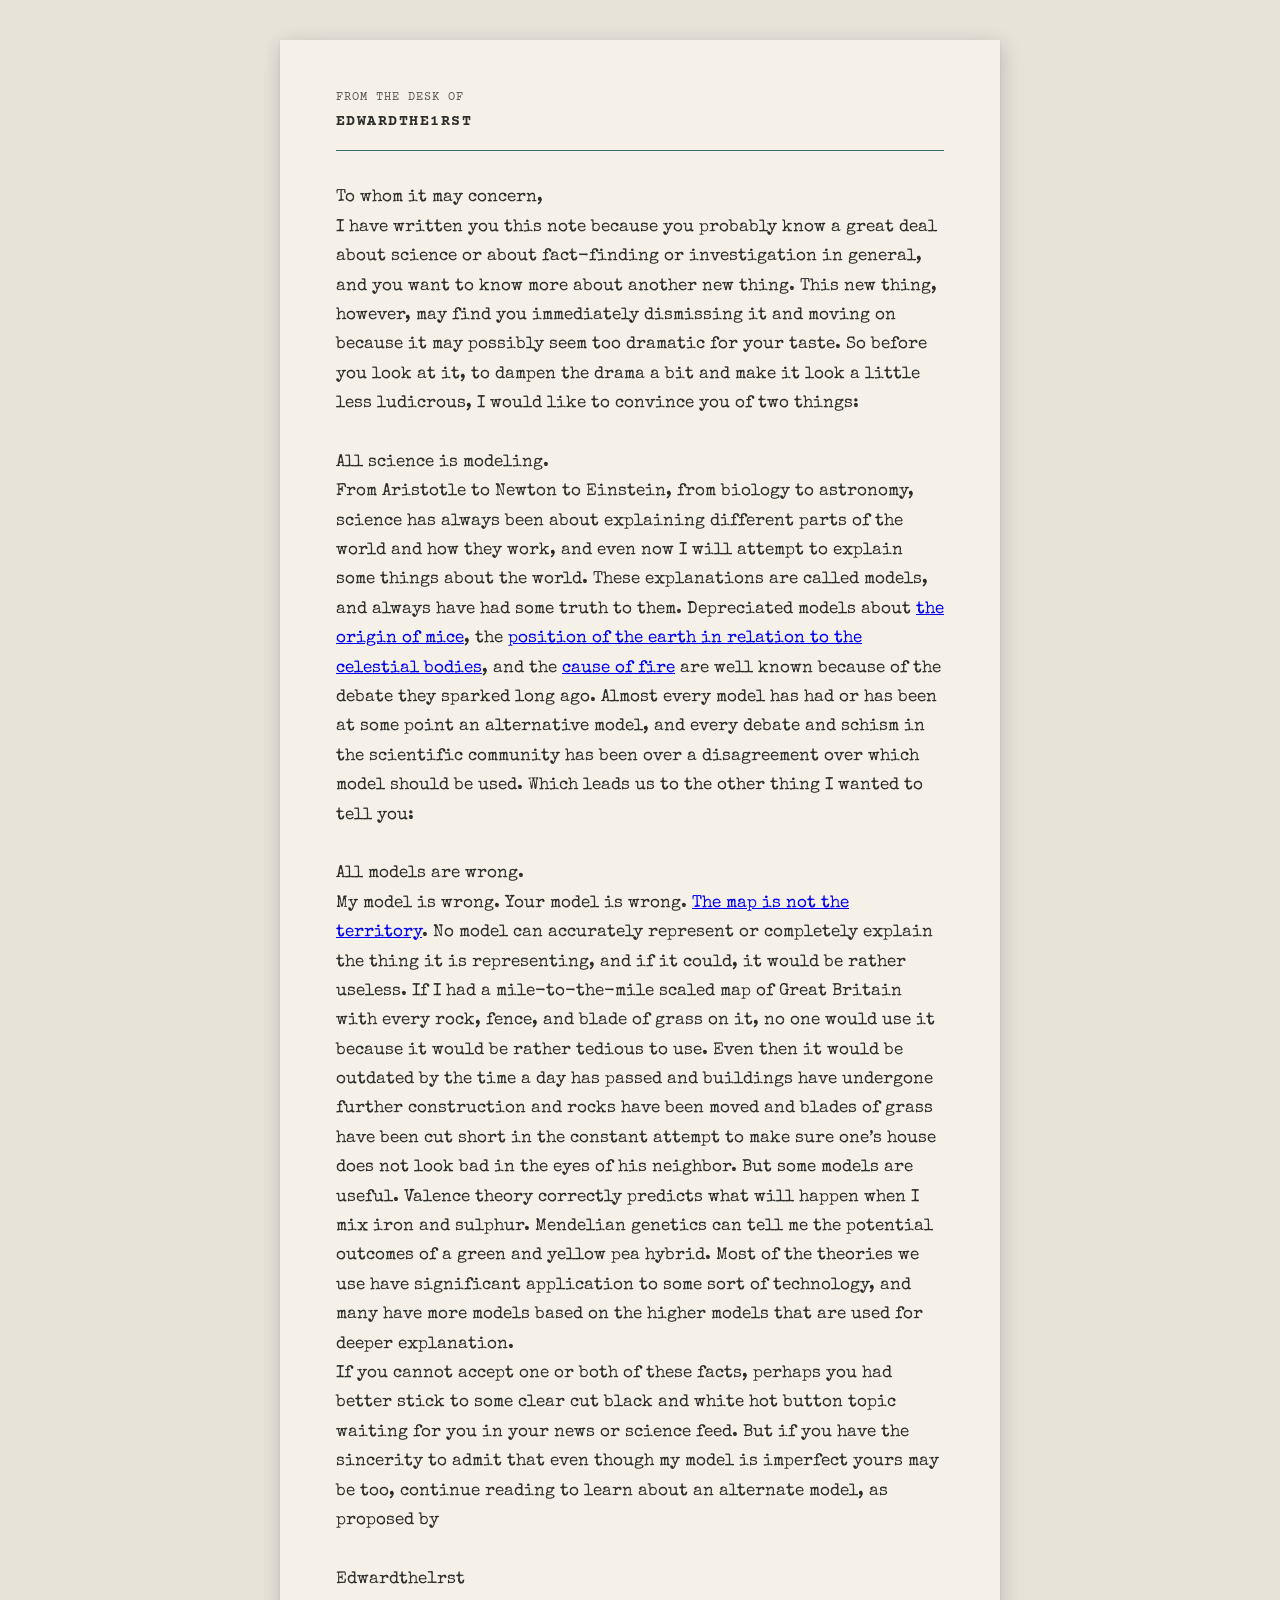
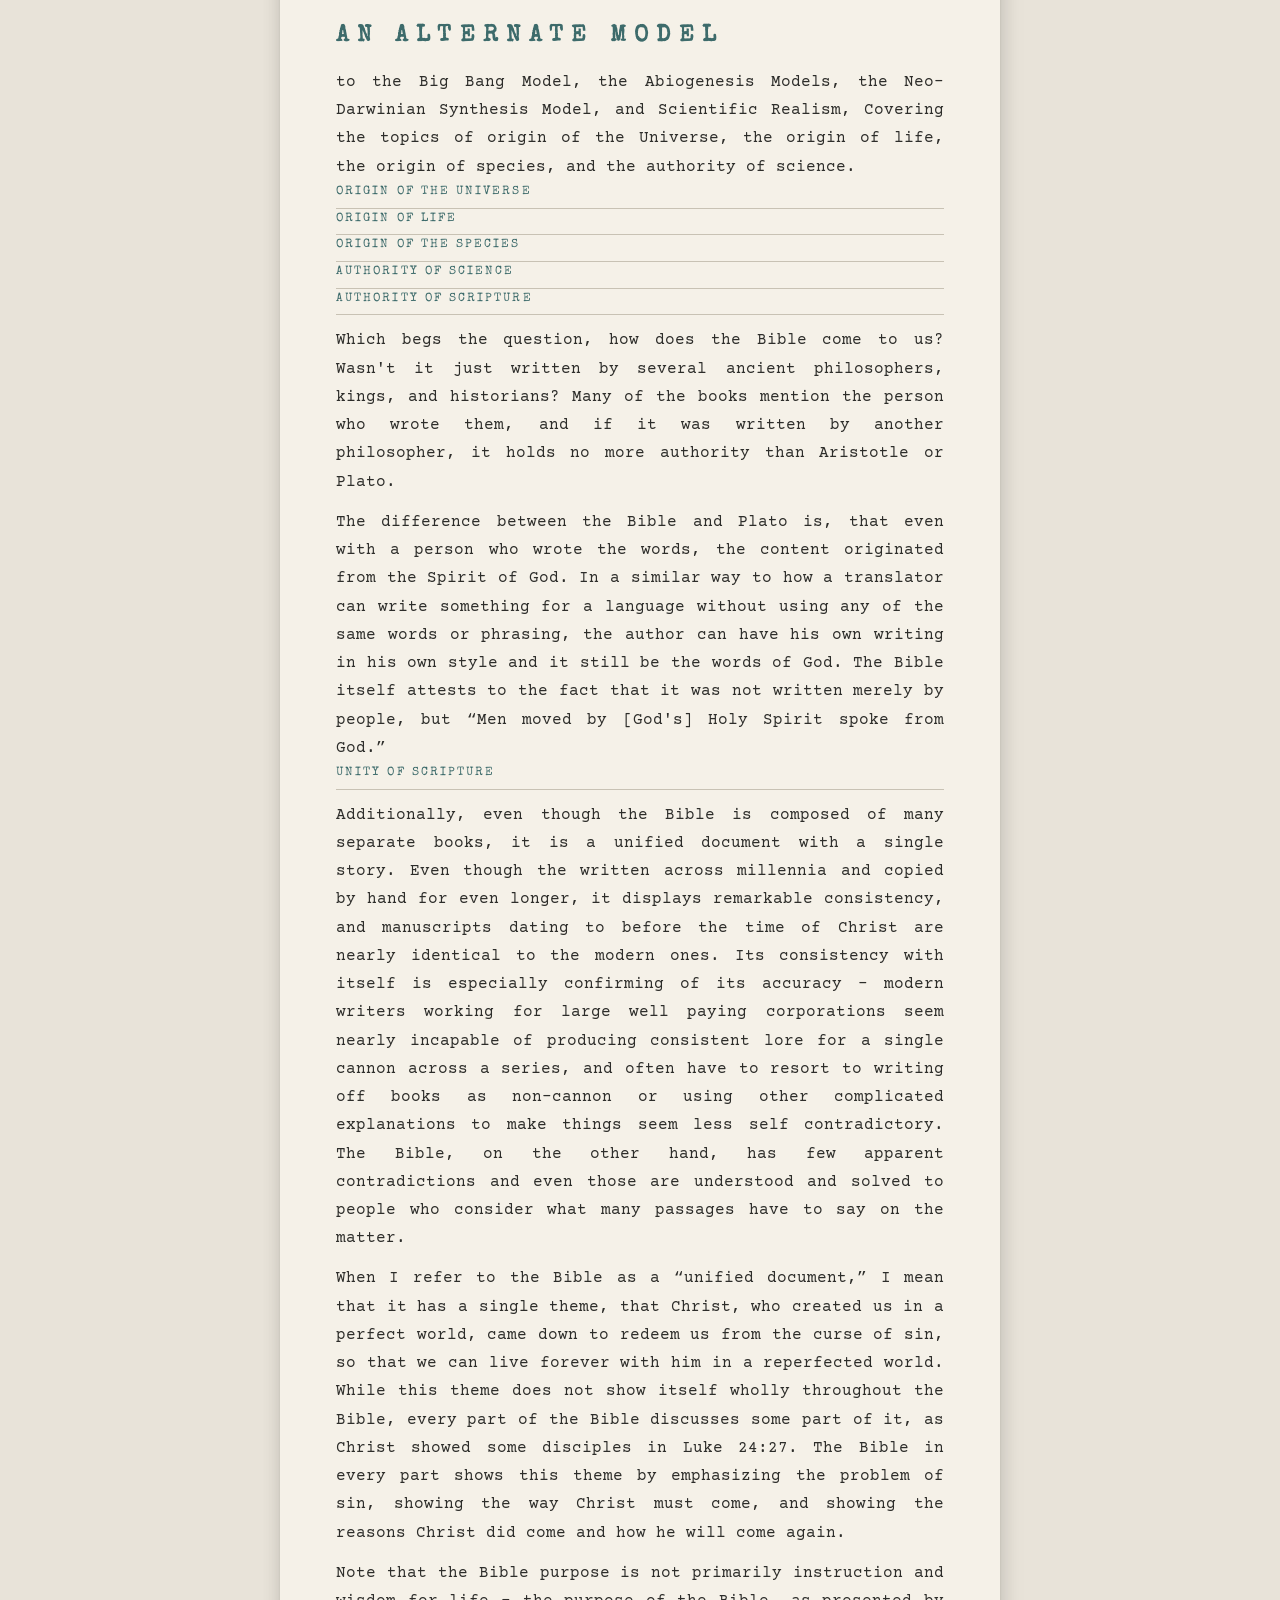
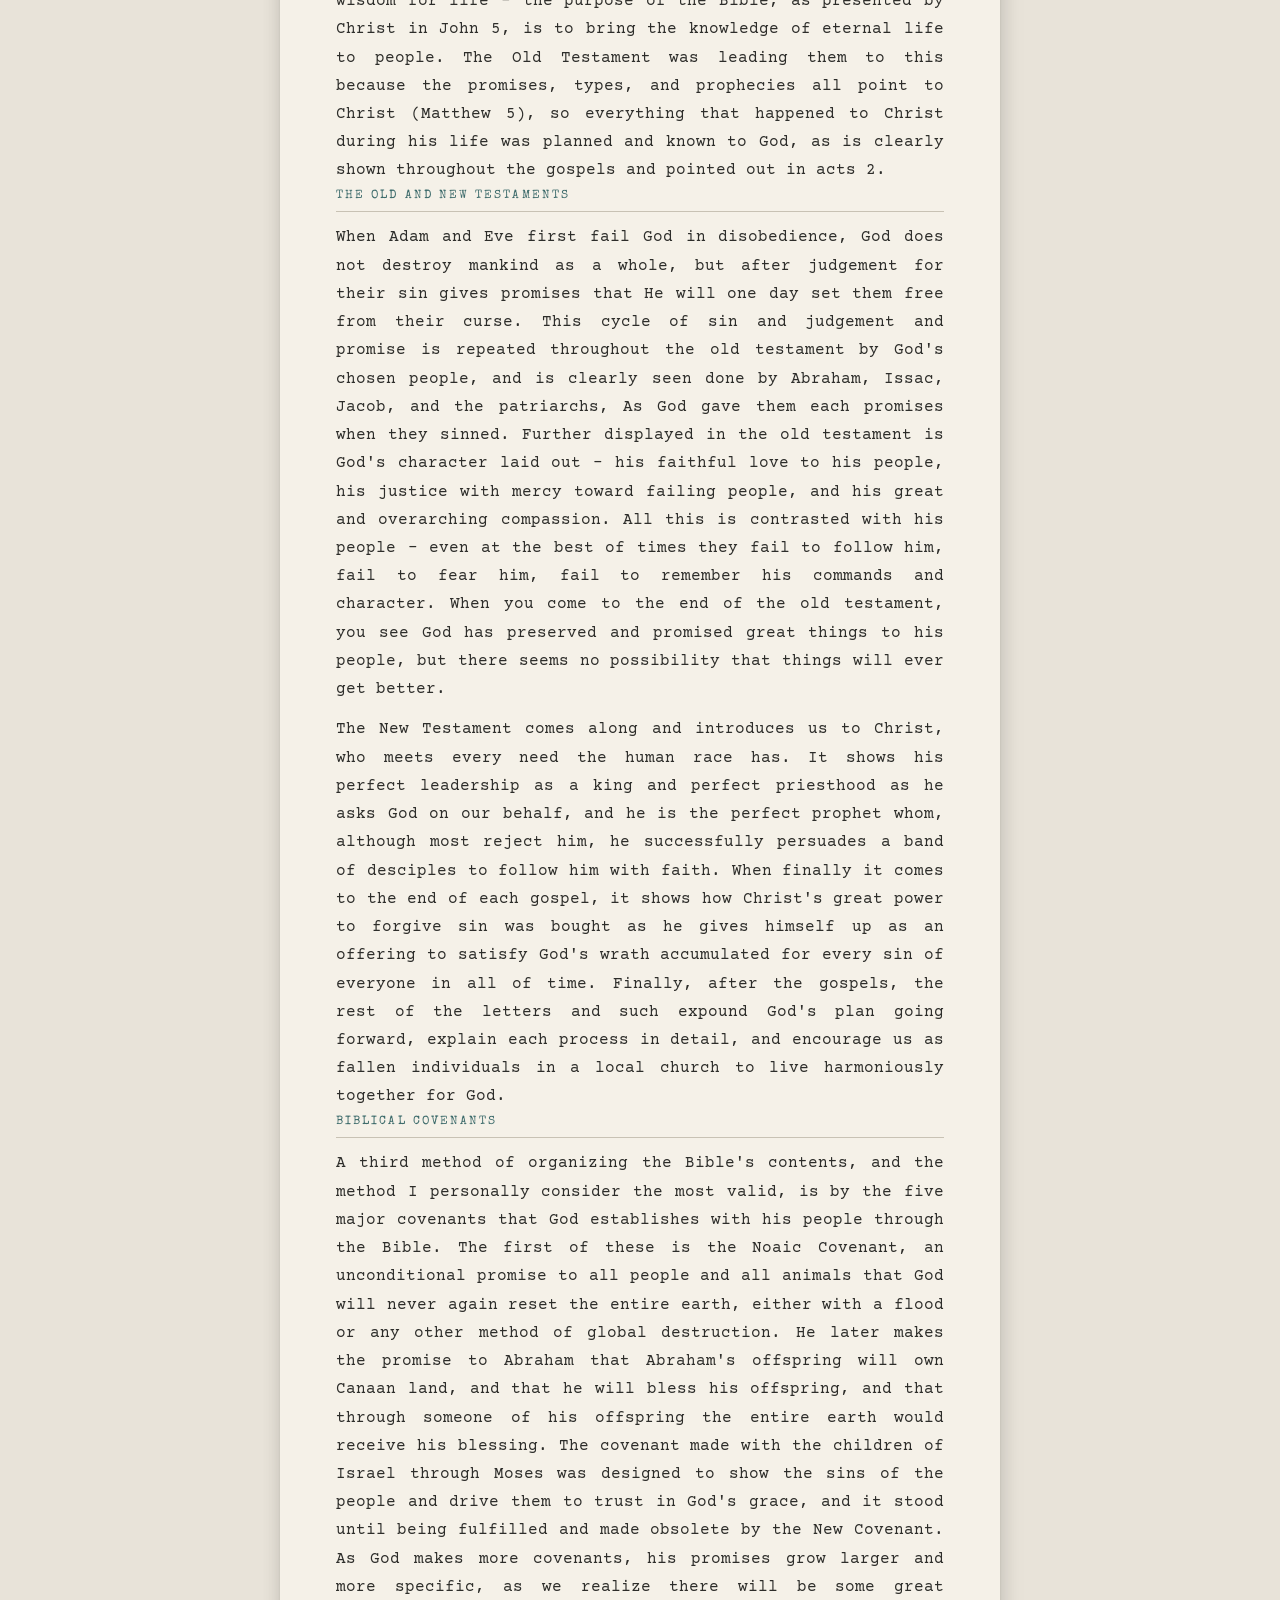
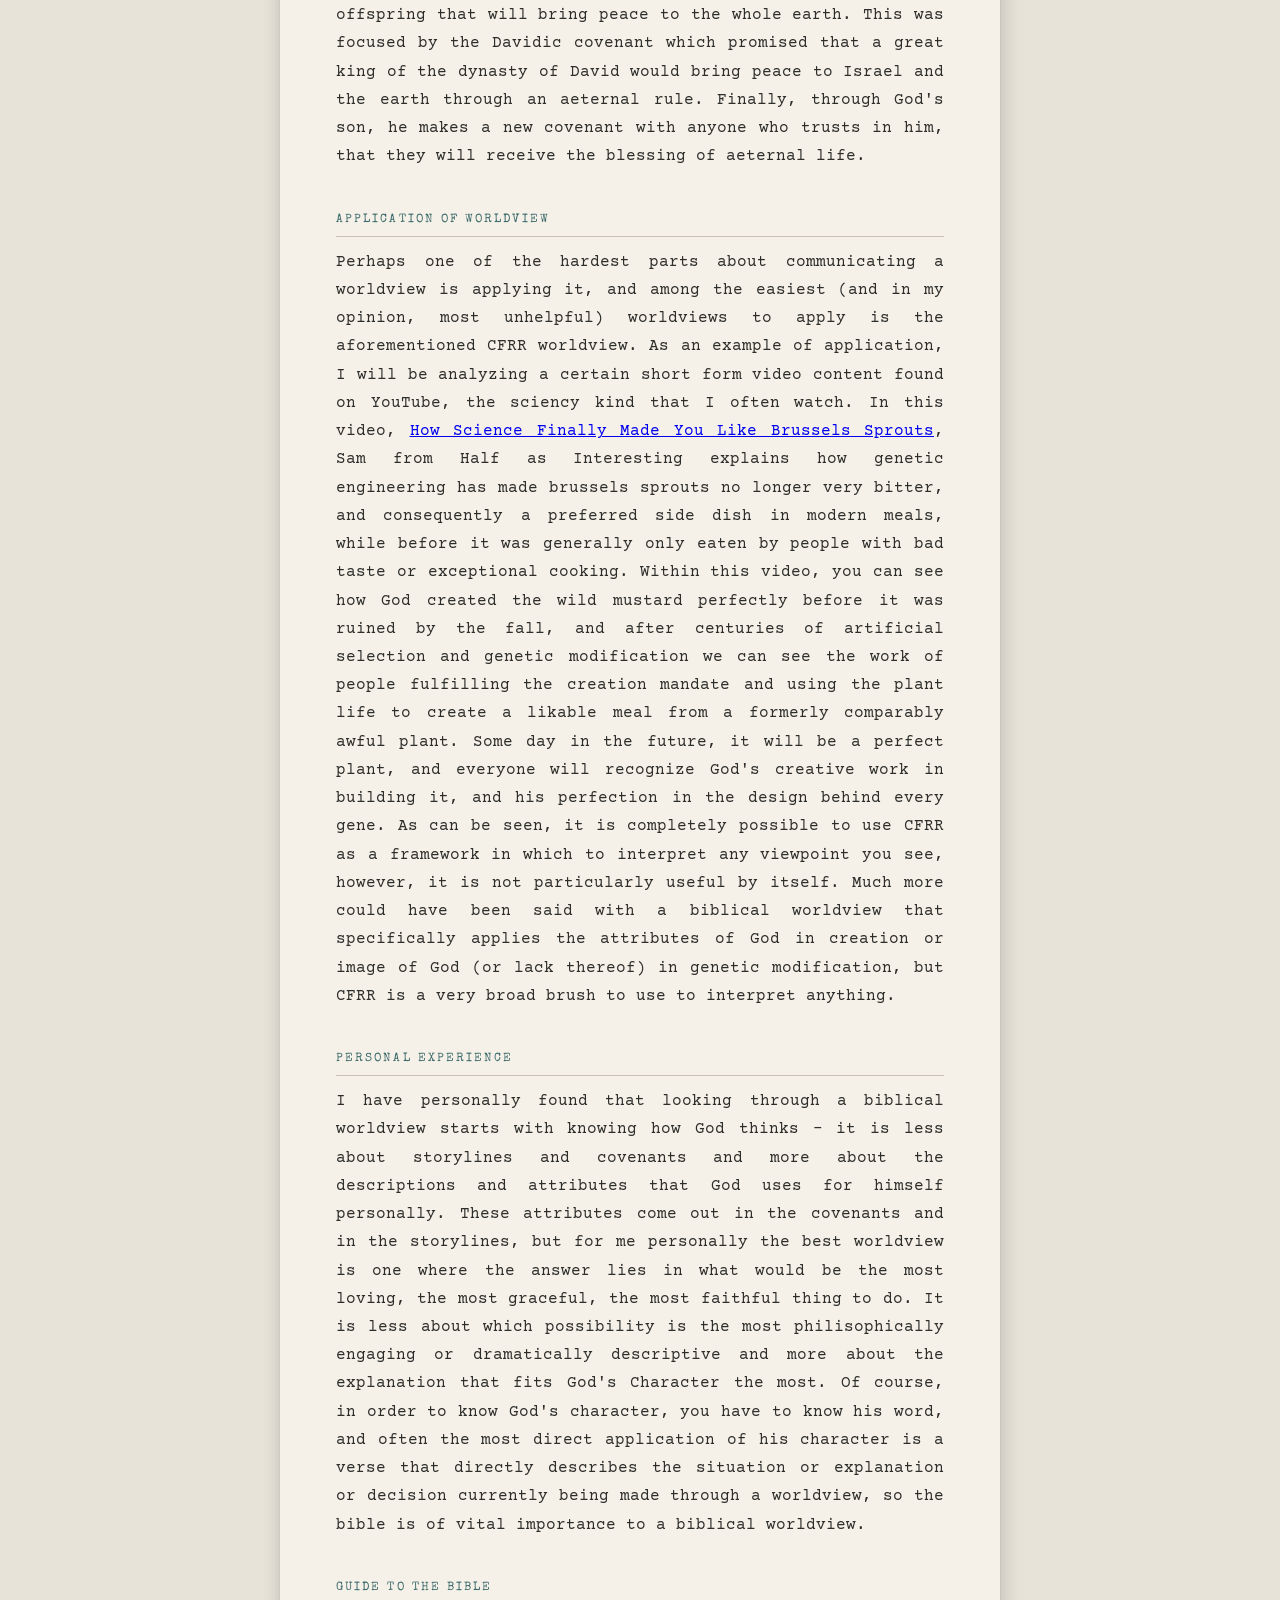
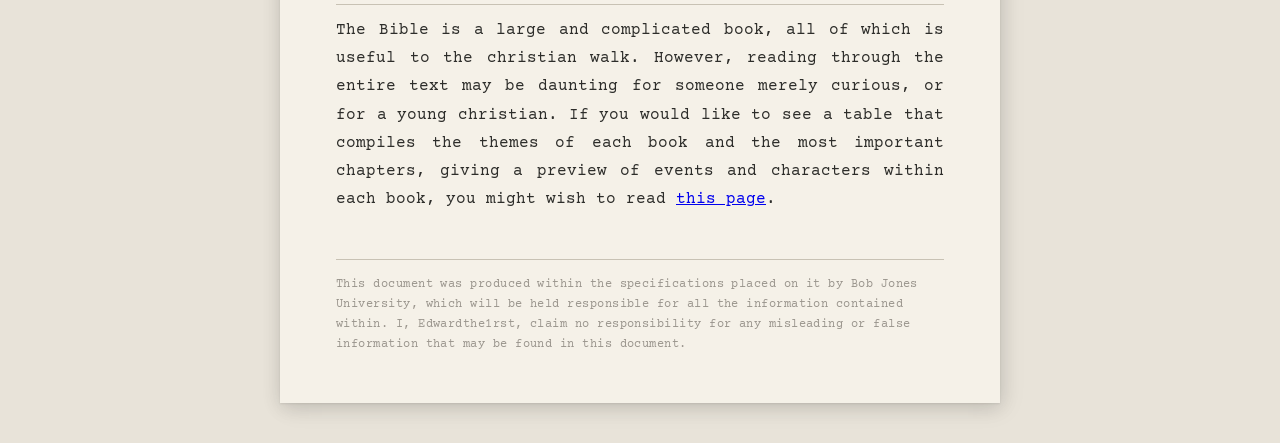
<file: index.html>
<!DOCTYPE html>
<html lang="en">
<head>
  <meta charset="UTF-8" />
  <meta name="viewport" content="width=device-width, initial-scale=1.0" />
  <title>An Alternate Model</title>
  <link rel="stylesheet" href="stylesheet.css" />
  <link href="https://fonts.googleapis.com/css2?family=Special+Elite&family=Courier+Prime:ital,wght@0,400;0,700;1,400&display=swap" rel="stylesheet" />
</head>
<body>

  <div class="page">

    <header class="letterhead">
      <div class="letterhead-from">
        <span>From the Desk of</span>
        <strong>Edwardthe1rst</strong>
      </div>
      <div class="letterhead-rule"></div>
    </header>

    <section class="salutation">
      <p>
To whom it may concern,
<br/>
I have written you this note because you probably know a great deal about science or about fact-finding or investigation in general, 
and you want to know more about another new thing. 
This new thing, however, may find you immediately dismissing it and moving on 
because it may possibly seem too dramatic for your taste. 
So before you look at it, to dampen the drama a bit and make it look a little less ludicrous, 
I would like to convince you of two things:
<br/>
<br/>
All science is modeling. 
<br/>
From Aristotle to Newton to Einstein, from biology to astronomy, 
science has always been about explaining different parts of the world and how they work, 
and even now I will attempt to explain some things about the world. 
These explanations are called models, and always have had some truth to them. 
Depreciated models about <a href="https://en.wikipedia.org/wiki/Spontaneous_generation#Previous_beliefs">the origin of mice</a>, 
the <a href="https://en.wikipedia.org/wiki/Geocentrism">position of the earth in relation to the celestial bodies</a>, 
and the <a href="https://en.wikipedia.org/wiki/Phlogiston_theory">cause of fire</a> are well known because of the debate they sparked long ago. 
Almost every model has had or has been at some point an alternative model, 
and every debate and schism in the scientific community has been over a disagreement over 
which model should be used. Which leads us to the other thing I wanted to tell you:
<br/>
<br/>
All models are wrong.
<br/>
My model is wrong. Your model is wrong. <a href="https://en.wikipedia.org/wiki/The_map_is_not_the_territory">The map is not the territory<a/>. 
No model can accurately represent or completely explain the thing it is representing, and if it could, it would be rather useless. 
If I had a mile-to-the-mile scaled map of Great Britain with every rock, fence, and blade of grass on it, no one would use it because it would be rather tedious to use. 
Even then it would be outdated by the time a day has passed and buildings have undergone further construction 
and rocks have been moved and blades of grass have been cut short in the constant attempt to make sure one’s house does not look bad in the eyes of his neighbor. 
But some models are useful. Valence theory correctly predicts what will happen when I mix iron and sulphur. 
Mendelian genetics can tell me the potential outcomes of a green and yellow pea hybrid. 
Most of the theories we use have significant application to some sort of technology, 
and many have more models based on the higher models that are used for deeper explanation.
<br/>
If you cannot accept one or both of these facts, perhaps you had better stick to some 
clear cut black and white hot button topic waiting for you in your news or science feed. 
But if you have the sincerity to admit that even though my model is imperfect yours may be too, 
continue reading to learn about an alternate model, as proposed by
<br/>
<br/>
Edwardthe1rst
        </p>
    </section>

    <main class="body-content">

      <!-- ─── Opening Paragraph ─────────────────────────────────── -->
      <article class="section">
        <h2 class="global-header"><strong>An Alternate Model</strong></h2>
        <p>
          to the Big Bang Model, the Abiogenesis Models, the Neo-Darwinian Synthesis Model, 
          and Scientific Realism, Covering the topics of origin of the Universe, 
          the origin of life, the origin of species, and the authority of science.        
        </p>
      </article>
      <article class="section">
        <h2 class="section-header">Origin of the Universe</h2>
      </article>
      <article class="section">
        <h2 class="section-header">Origin of Life</h2>
      </article>
      <article class="section">
        <h2 class="section-header">Origin of the Species</h2>
      </article>
      <article class="section">
        <h2 class="section-header">Authority of Science</h2>
      </article>

      <article class="section">
        <h2 class="section-header">Authority of Scripture</h2>
        <p>
          Which begs the question, how does the Bible come to us? 
          Wasn't it just written by several ancient philosophers, kings, and historians? 
          Many of the books mention the person who wrote them, and if it was written by another philosopher, 
          it holds no more authority than Aristotle or Plato.
        </p>
        <p>
          The difference between the Bible and Plato is, that even with a person who wrote the words, 
          the content originated from the Spirit of God. In a similar way to how a translator can write something for a language 
          without using any of the same words or phrasing, the author can have his own writing in his own style and it still be the words of God. 
          The Bible itself attests to the fact that it was not written merely by people, but “Men moved by [God's] Holy Spirit spoke from God.”
        </p>
      </article>

      <!-- ─── Section Two ───────────────────────────────────────── -->
      <article class="section">
        <h2 class="section-header">Unity of Scripture</h2>
        <p>
          Additionally, even though the Bible is composed of many separate books, it is a unified document with a single story. 
          Even though the written across millennia and copied by hand for even longer, it displays remarkable consistency, 
          and manuscripts dating to before the time of Christ are nearly identical to the modern ones. 
          Its consistency with itself is especially confirming of its accuracy - modern writers working for 
          large well paying corporations seem nearly incapable of producing consistent lore for a single cannon across a series, 
          and often have to resort to writing off books as non-cannon or using other complicated explanations to make things seem less self contradictory. 
          The Bible, on the other hand, has few apparent contradictions and even those are understood and 
          solved to people who consider what many passages have to say on the matter.
        </p>
        <p>
          When I refer to the Bible as a “unified document,” I mean that it has a single theme, that Christ, 
          who created us in a perfect world, came down to redeem us from the curse of sin, so that we can live forever with him in a reperfected world. 
          While this theme does not show itself wholly throughout the Bible, every part of the Bible discusses some part of it, 
          as Christ showed some disciples in Luke 24:27. The Bible in every part shows this theme by emphasizing the problem of sin, 
          showing the way Christ must come, and showing the reasons Christ did come and how he will come again. 
        </p>
        <p>
          Note that the Bible purpose is not primarily instruction and wisdom for life - the purpose of the Bible, 
          as presented by Christ in John 5, is to bring the knowledge of eternal life to people. 
          The Old Testament was leading them to this because the promises, types, and prophecies all point to Christ (Matthew 5), 
          so everything that happened to Christ during his life was planned and known to God, as is clearly shown throughout the gospels and pointed out in acts 2.
        </p>
      </article>

      <!-- ─── Section Three ──────────────────────────────────────── -->
      <article class="section">
        <h2 class="section-header">The Old and New Testaments</h2>
        <p>
          When Adam and Eve first fail God in disobedience, God does not destroy mankind as a whole, 
          but after judgement for their sin gives promises that He will one day set them free from their curse. 
          This cycle of sin and judgement and promise is repeated throughout the old testament by God's chosen people, 
          and is clearly seen done by Abraham, Issac, Jacob, and the patriarchs, As God gave them each promises when they sinned. 
          Further displayed in the old testament is God's character laid out - his faithful love to his people, 
          his justice with mercy toward failing people, and his great and overarching compassion. 
          All this is contrasted with his people - even at the best of times they fail to follow him, fail to fear him, 
          fail to remember his commands and character. When you come to the end of the old testament, 
          you see God has preserved and promised great things to his people, but there seems no possibility that things will ever get better.
        </p>
        <p>
          The New Testament comes along and introduces us to Christ, who meets every need the human race has. 
          It shows his perfect leadership as a king and perfect priesthood as he asks God on our behalf, and he is the perfect prophet whom, 
          although most reject him, he successfully persuades a band of desciples to follow him with faith. When finally it comes to the end of each gospel, 
          it shows how Christ's great power to forgive sin was bought as he gives himself up as an offering to satisfy God's wrath accumulated for every sin of everyone in all of time. 
          Finally, after the gospels, the rest of the letters and such expound God's plan going forward, explain each process in detail, 
          and encourage us as fallen individuals in a local church to live harmoniously together for God.
        </p>
      </article>

      <!-- ─── Section Four ──────────────────────────────────────── -->
      <article class="section">
        <h2 class="section-header">Biblical Covenants</h2>
        <p>
	        A third method of organizing the Bible's contents, and the method I personally consider the most valid, 
          is by the five major covenants that God establishes with his people through the Bible. 
          The first of these is the Noaic Covenant, an unconditional promise to all people and all animals that 
          God will never again reset the entire earth, either with a flood or any other method of global destruction. 
          He later makes the promise to Abraham that Abraham's offspring will own Canaan land, 
          and that he will bless his offspring, and that through someone of his offspring the entire earth would receive his blessing. 
          The covenant made with the children of Israel through Moses was designed to show the sins of the people and drive them to trust in God's grace, 
          and it stood until being fulfilled and made obsolete by the New Covenant. As God makes more covenants, his promises grow larger and more specific, 
          as we realize there will be some great offspring that will bring peace to the whole earth. 
          This was focused by the Davidic covenant which promised that a great king of the dynasty of David would bring peace 
          to Israel and the earth through an aeternal rule. Finally, through God's son, he makes a new covenant with anyone who trusts in him, 
          that they will receive the blessing of aeternal life.
        </p>
      </article>
      <article class="section">
        <h2 class="section-header">Application of Worldview</h2>
        <p>
	        Perhaps one of the hardest parts about communicating a worldview is applying it, 
          and among the easiest (and in my opinion, most unhelpful) worldviews to apply is the aforementioned CFRR worldview. 
          As an example of application, I will be analyzing a certain short form video content found on YouTube, the sciency kind that I often watch. 
          In this video, <a href="https://www.youtube.com/watch?v=K4fIBhpL1Fo" savefrom_lm="0">How Science Finally Made You Like Brussels Sprouts</a>, 
          Sam from Half as Interesting explains how genetic engineering has made brussels sprouts no longer very bitter, 
          and consequently a preferred side dish in modern meals, while before it was generally only eaten by people with bad taste or exceptional cooking. 
          Within this video, you can see how God created the wild mustard perfectly before it was ruined by the fall, and after centuries of artificial selection and 
          genetic modification we can see the work of people fulfilling the creation mandate and using the plant life to create a likable meal from a formerly comparably awful plant. 
          Some day in the future, it will be a perfect plant, and everyone will recognize God's creative work in building it, and his perfection in the design behind every gene. 
          As can be seen, it is completely possible to use CFRR as a framework in which to interpret any viewpoint you see, however, it is not particularly useful by itself. 
          Much more could have been said with a biblical worldview that specifically applies the attributes of God in creation or image of God (or lack thereof) in genetic modification, 
          but CFRR is a very broad brush to use to interpret anything.
        </p>
      </article>
	  <article class="section">
        <h2 class="section-header">Personal Experience</h2>
        <p>
	      I have personally found that looking through a biblical worldview starts with knowing how God thinks - it is less about storylines and covenants and more about
	      the descriptions and attributes that God uses for himself personally. These attributes come out in the covenants and in the storylines, but for me personally the
		  best worldview is one where the answer lies in what would be the most loving, the most graceful, the most faithful thing to do. It is less about which possibility
		  is the most philisophically engaging or dramatically descriptive and more about the explanation that fits God's Character the most. Of course, in order to know God's
		  character, you have to know his word, and often the most direct application of his character is a verse that directly describes the situation or explanation or decision
		  currently being made through a worldview, so the bible is of vital importance to a biblical worldview.
        </p>
      </article>
      <article class="section">
        <h2 class="section-header">Guide to the Bible</h2>
        <p>
          The Bible is a large and complicated book, all of which is useful to the christian walk. However, reading through the entire text may be daunting for someone merely curious, or for a young christian.
          If you would like to see a table that compiles the themes of each book and the most important chapters, giving a preview of events and characters within each book, you might wish to read <a href="books.html">this page</a>.
        </p>
      </article>
    </main>

    <footer class="sign-off">
      <div class="footer-rule"></div>
      <p class="footer-note">This document was produced within the specifications placed on it by Bob Jones University, which will be held responsible for all the information contained within. I, Edwardthe1rst, claim no responsibility for any misleading or false information that may be found in this document.</p>
    </footer>

  </div>

</body>
</html>
</file>
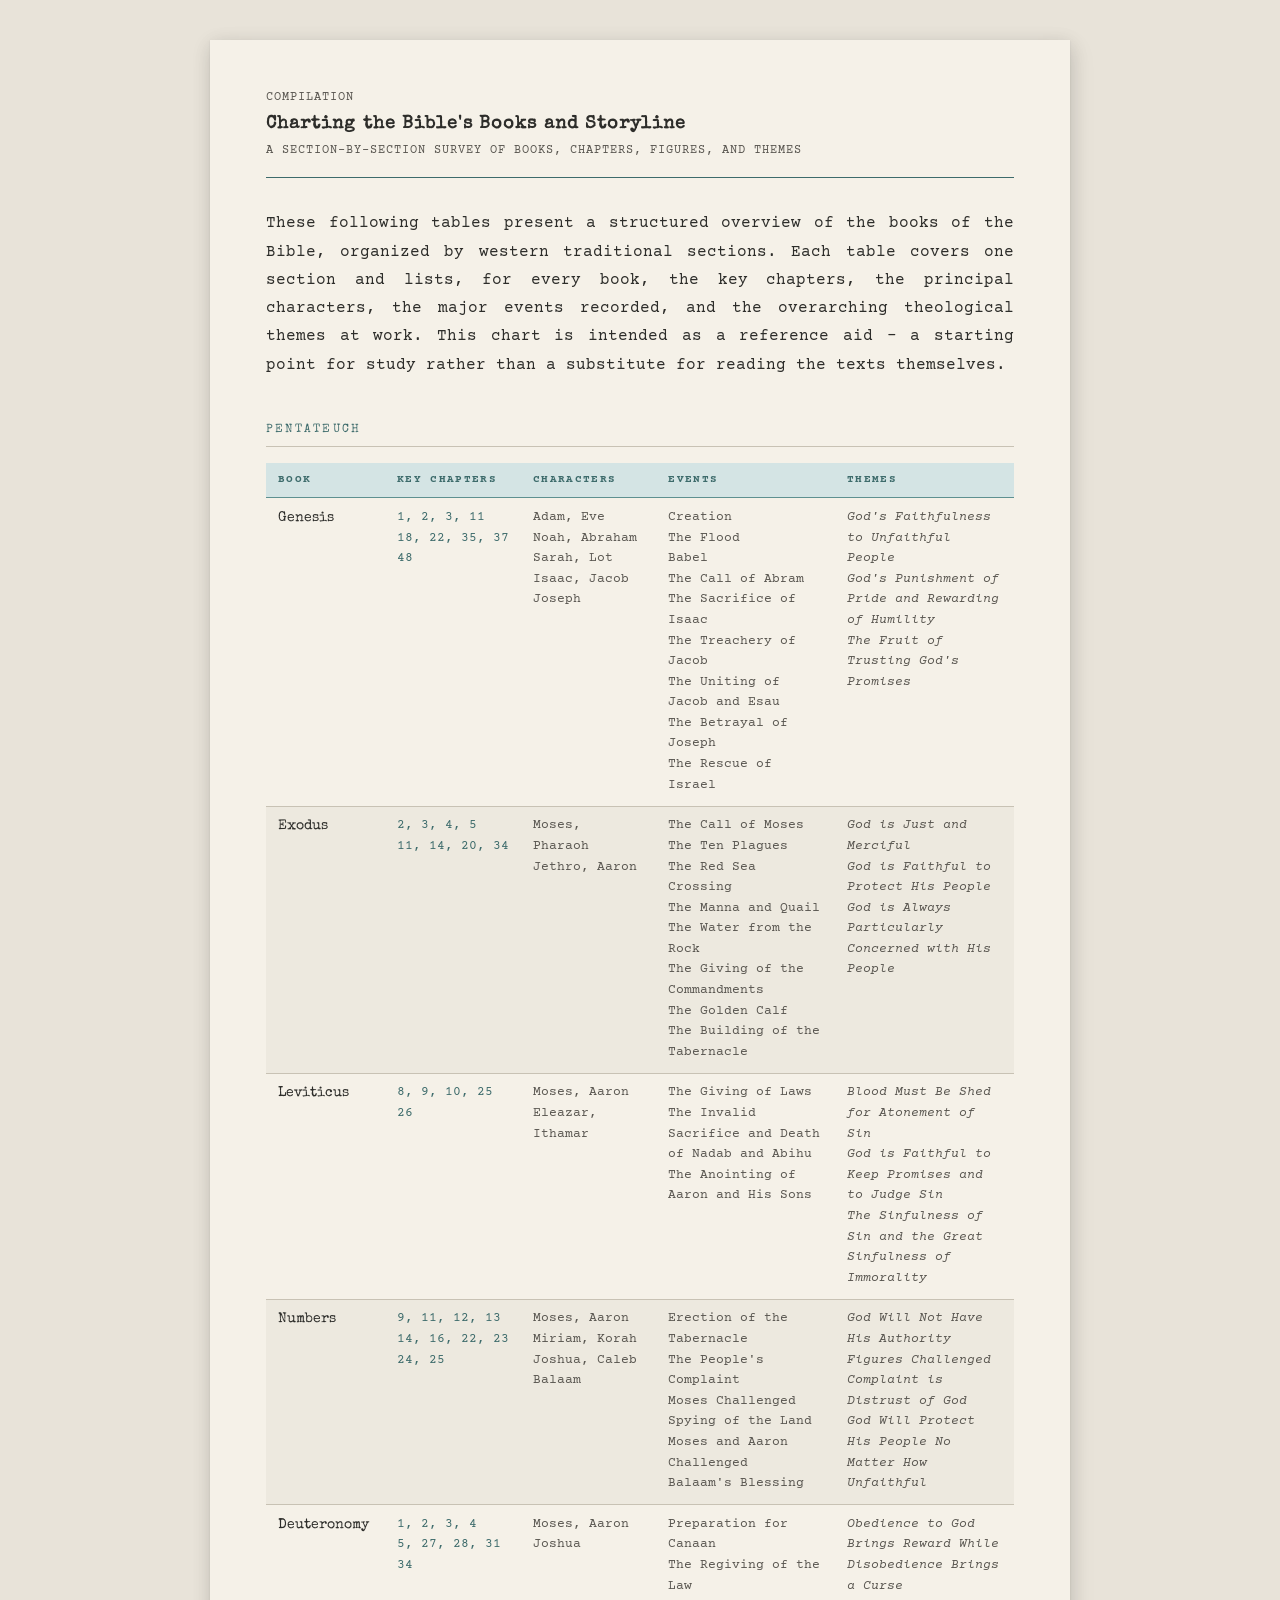
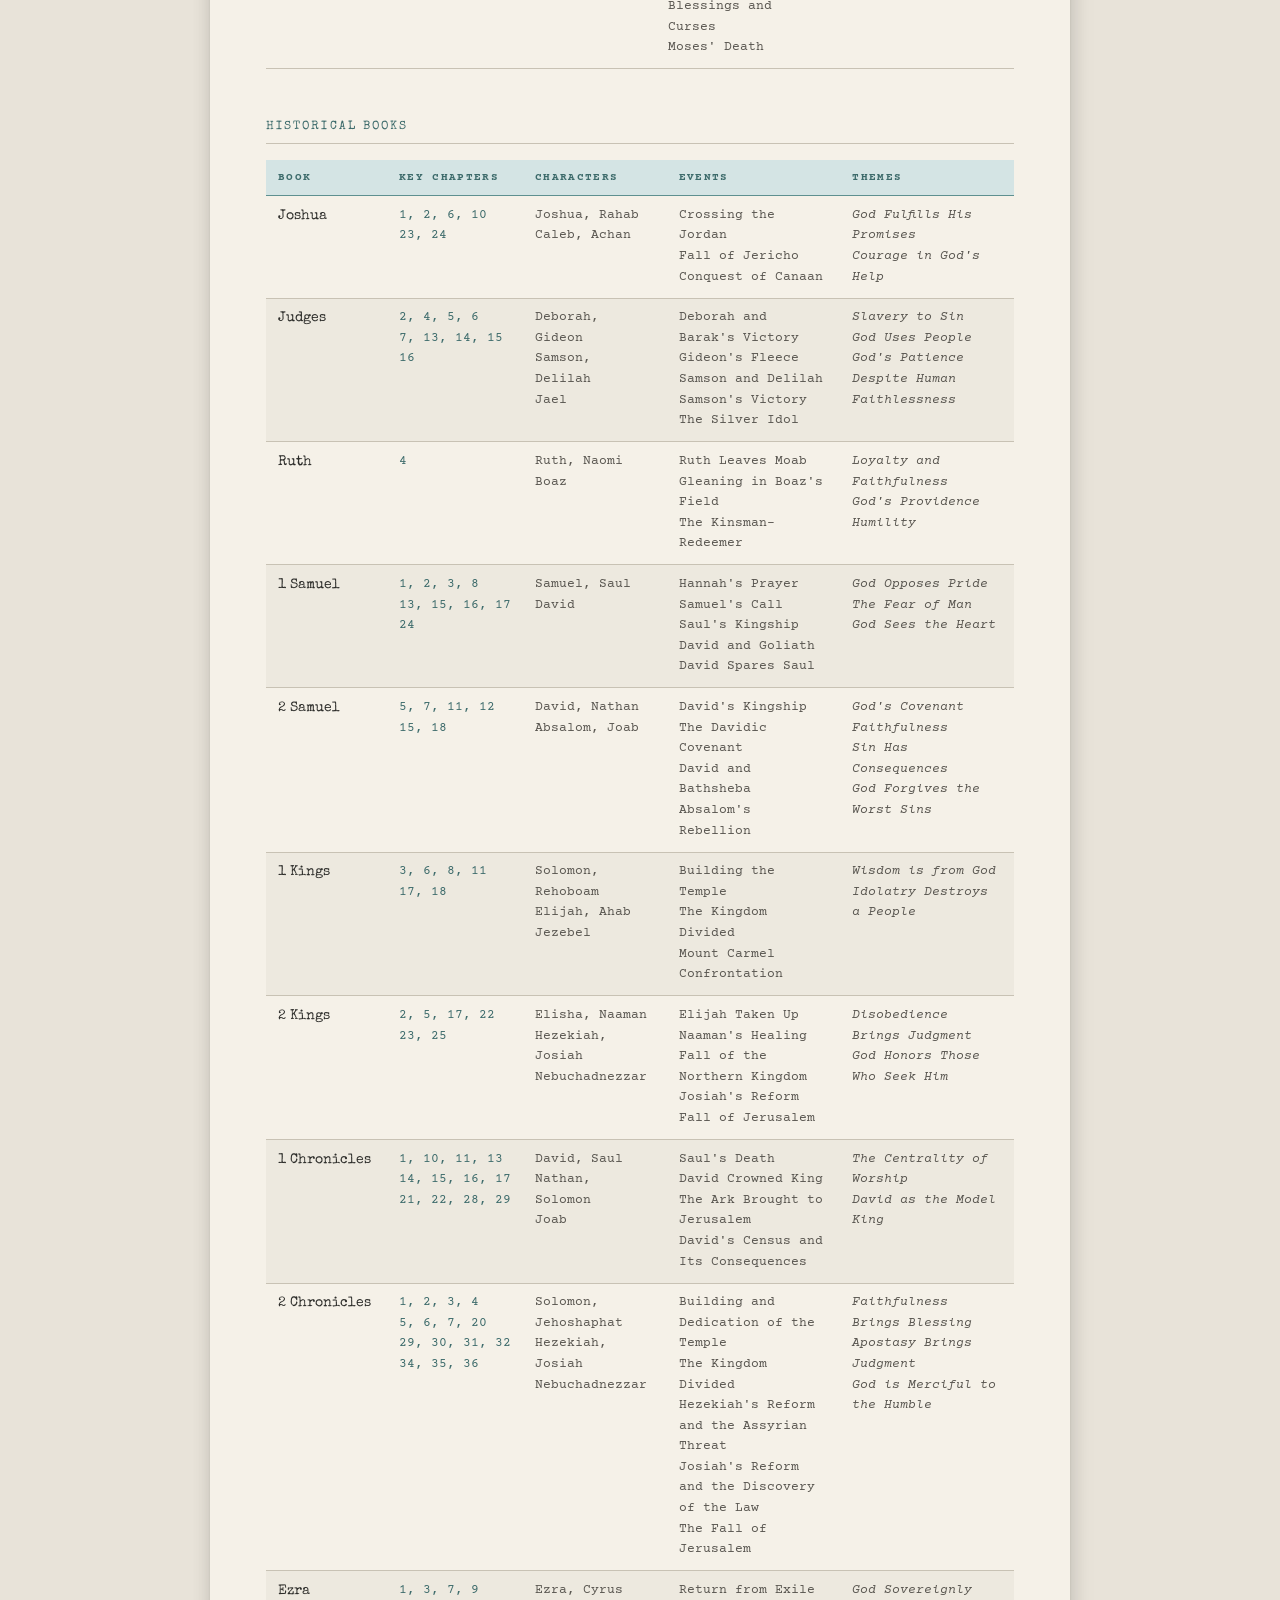
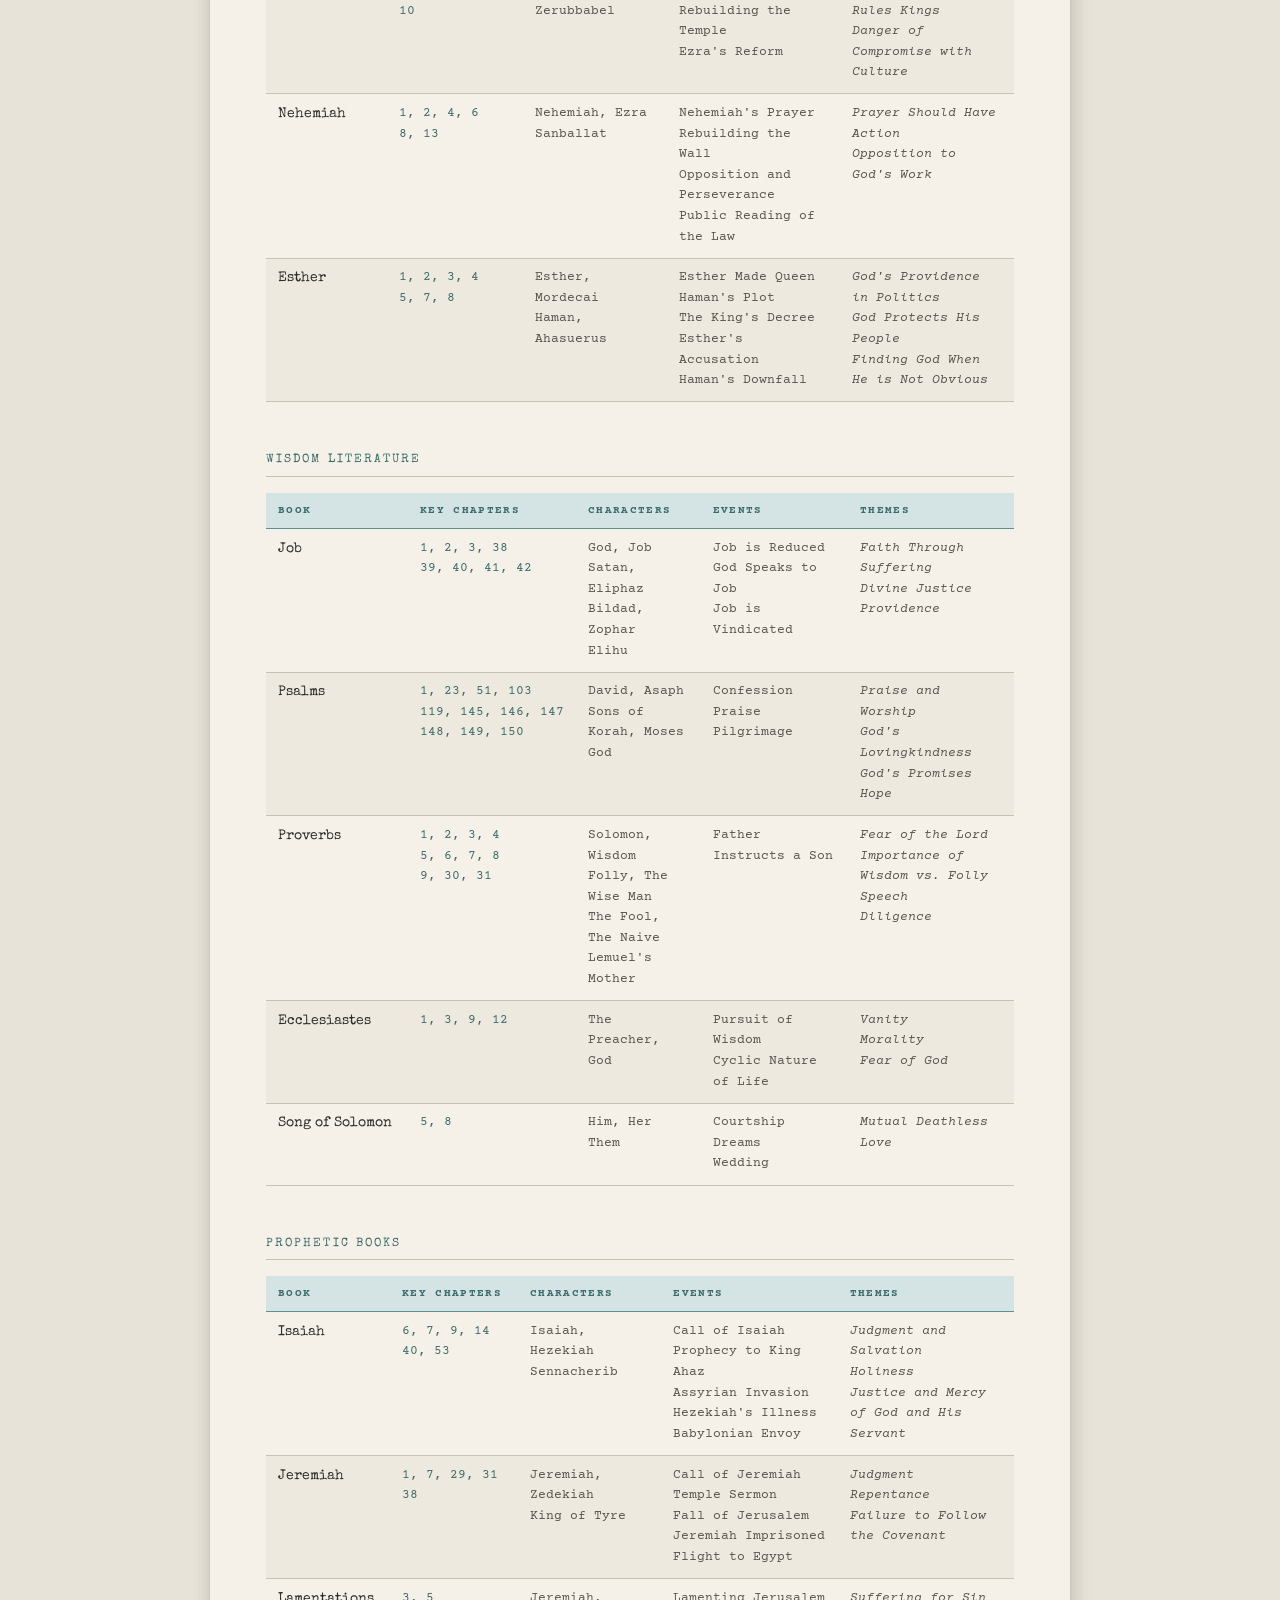
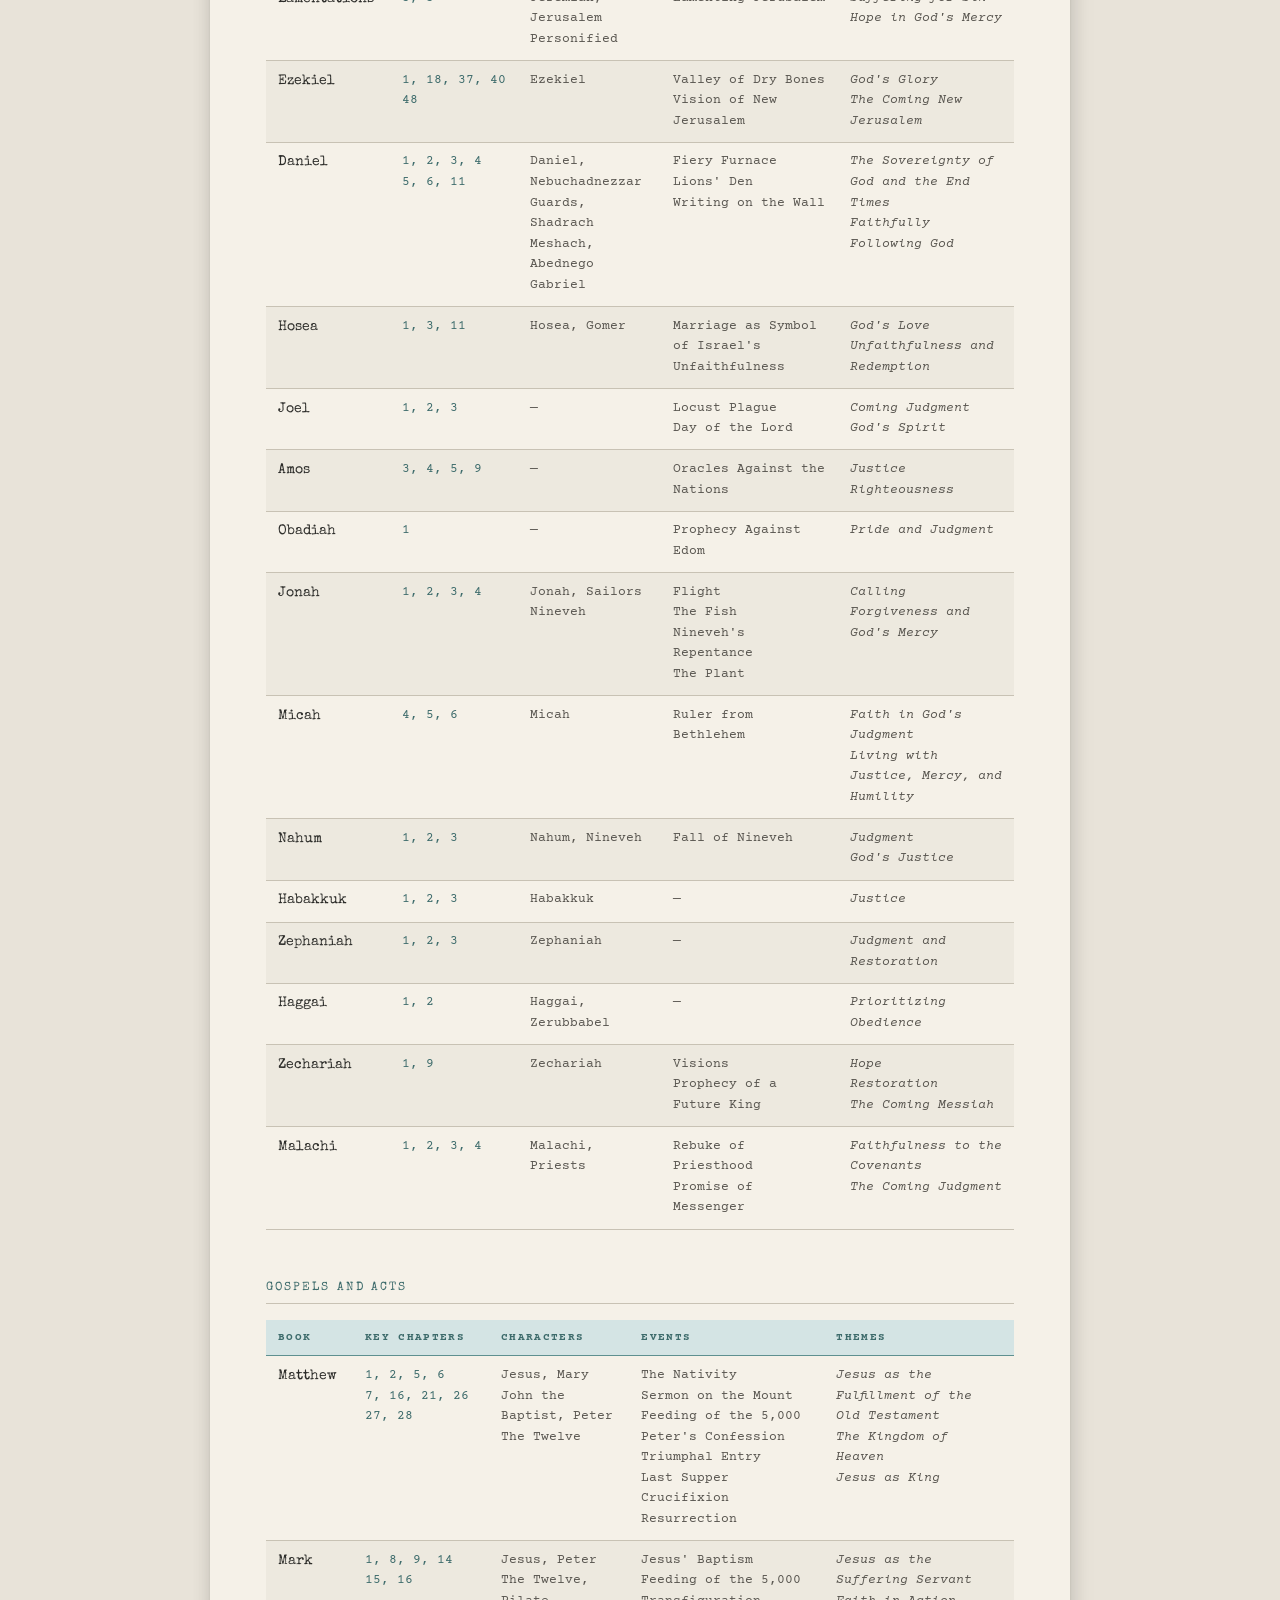
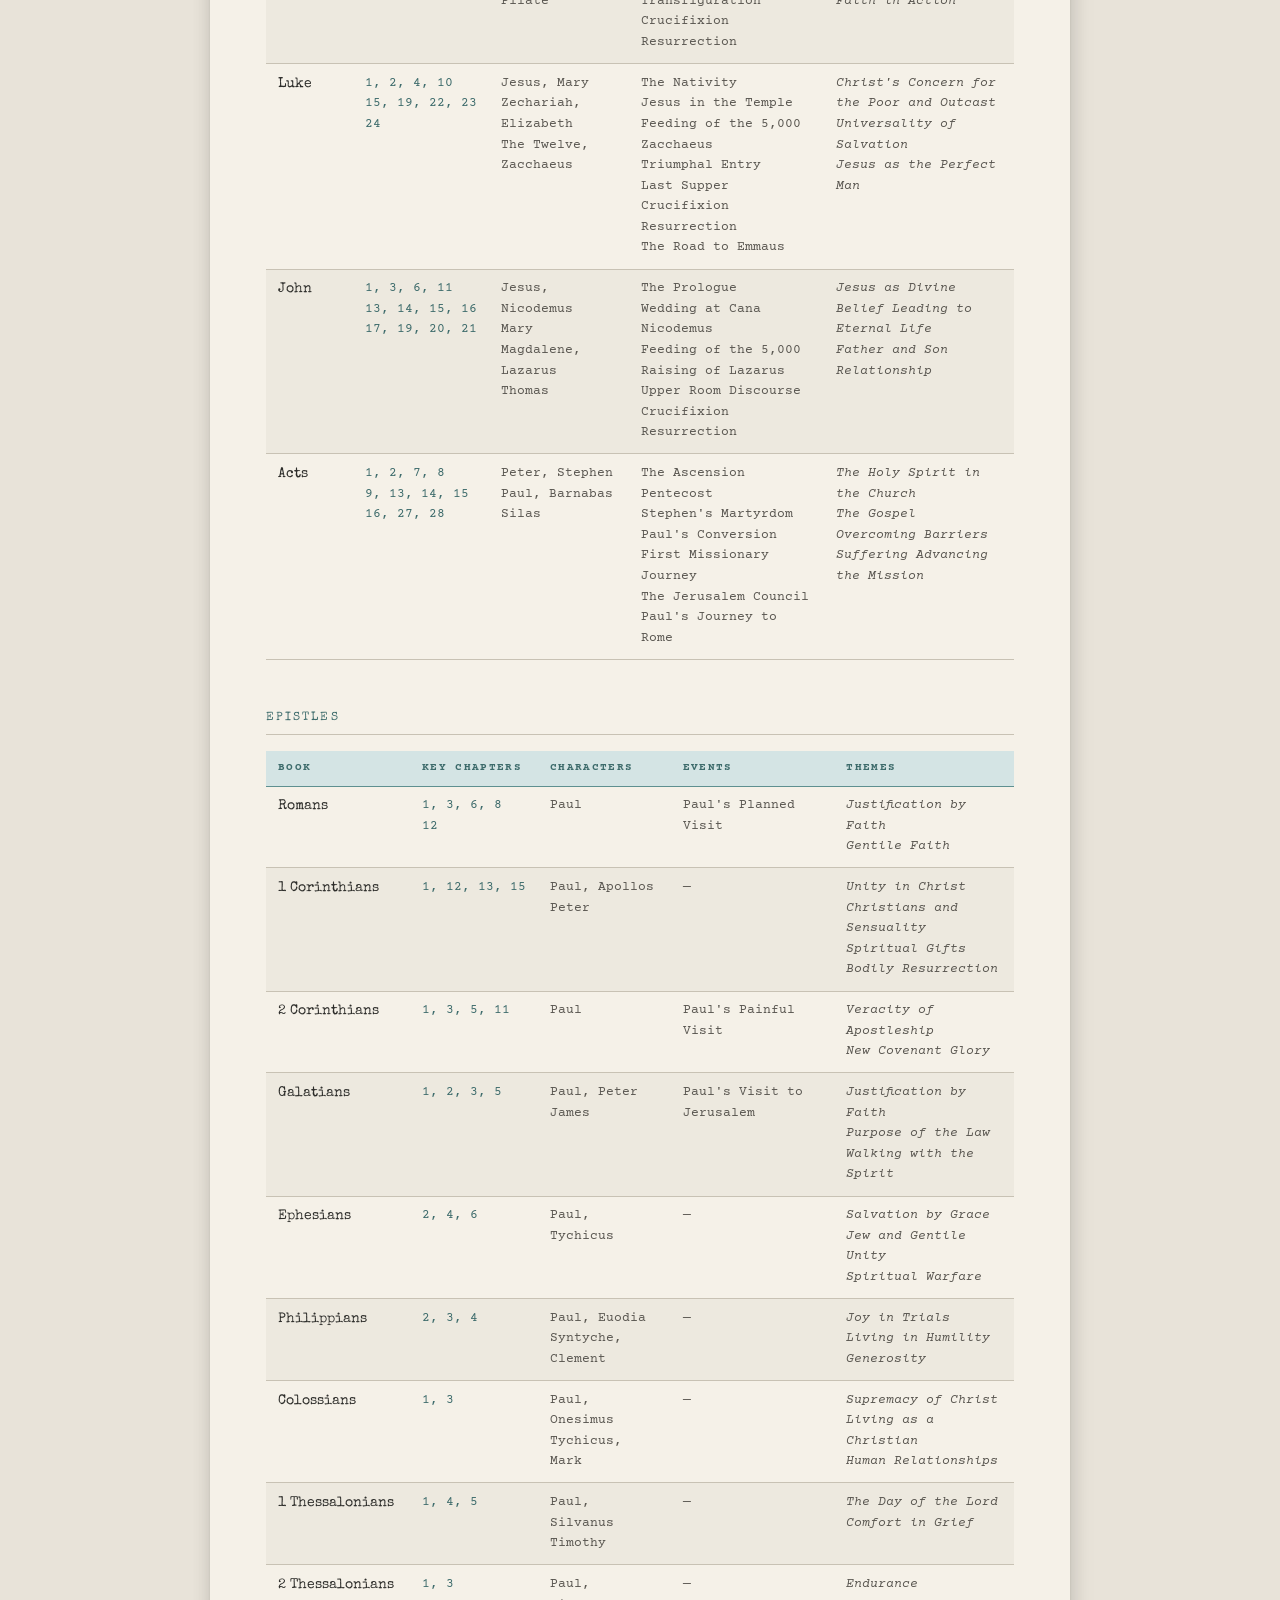
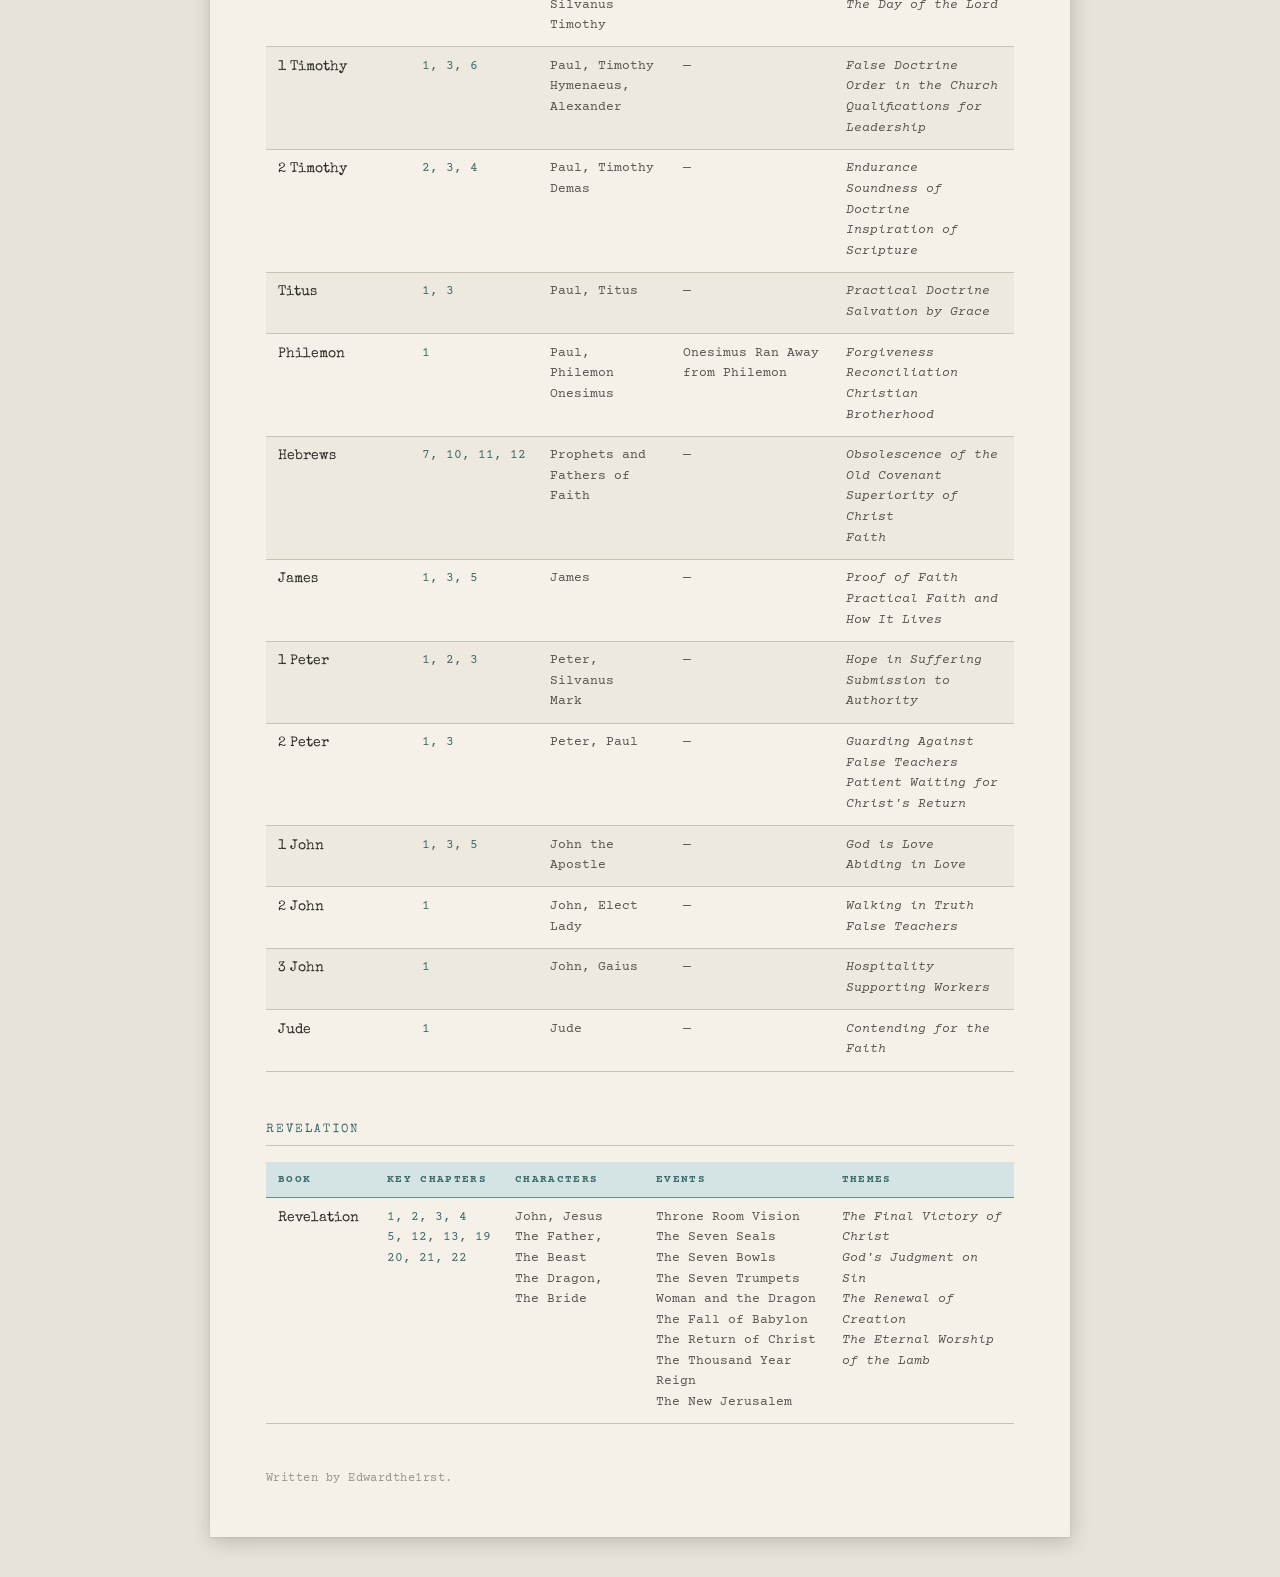
<file: books.html>
<!DOCTYPE html>
<html lang="en">
<head>
  <meta charset="UTF-8" />
  <meta name="viewport" content="width=device-width, initial-scale=1.0" />
  <title>Chart of the Bible's Books</title>
  <link rel="stylesheet" href="books.css" />
  <link href="https://fonts.googleapis.com/css2?family=Special+Elite&family=Courier+Prime:ital,wght@0,400;0,700;1,400&display=swap" rel="stylesheet" />
</head>
<body>

  <div class="page">

    <header class="letterhead">
      <div class="letterhead-from">
        <span>Compilation</span>
        <strong id="doc-title">Chart of the Bible's Books</strong>
        <span>A section-by-section survey of books, chapters, figures, and themes</span>
      </div>
      <div class="letterhead-rule"></div>
    </header>

    <section class="intro">
      <p>
        These following tables present a structured overview of the books of the Bible,
        organized by western traditional sections. Each table covers one section and lists, for
        every book, the key chapters, the principal characters,
        the major events recorded, and the overarching theological themes at work.
        This chart is intended as a reference aid - a starting point for study rather than a
        substitute for reading the texts themselves.
      </p>
    </section>

    <main id="sections-container">
      <!-- Sections are injected here by books.js -->
      <div class="loading-state" id="loading-state">
        <p>Loading&hellip;</p>
      </div>
    </main>

    <footer class="sign-off">
      <p class="footer-note">
        Written by Edwardthe1rst.
      </p>
    </footer>

  </div>

  <script src="books.js"></script>
</body>
</html>
</file>
<file: stylesheet.css>
/* ============================================================
   stylesheet.css
   Typewritten Letter Template
   Palette: warm off-white page · slate-teal accents · dusty ink
   ============================================================ */

/* ── Google Fonts fallback note ─────────────────────────────
   Primary: Special Elite (headers, salutation)
   Body:    Courier Prime (body text)
   Both imported via <link> in the HTML.
   ──────────────────────────────────────────────────────────── */

/* ── Custom Properties ───────────────────────────────────── */
:root {
  --color-page:        #f5f1e8;   /* warm off-white — aged paper, not yellow */
  --color-ink:         #2d2d2a;   /* near-black with a warm tint */
  --color-ink-muted:   #5a5751;   /* mid-tone for secondary text */
  --color-ink-faint:   #9a958d;   /* light rules and metadata */
  --color-accent:      #3d6b6b;   /* slate-teal — readable, not overpowering */
  --color-accent-mid:  #5e9090;   /* lighter accent for hover / rules */
  --color-rule:        #c8c2b4;   /* divider lines */

  --font-type:   'Special Elite', 'Courier New', monospace;
  --font-body:   'Courier Prime', 'Courier New', monospace;

  --page-max:    720px;
  --page-pad-v:  3rem;
  --page-pad-h:  3.5rem;
  --section-gap: 2.4rem;
}

/* ── Reset & Base ────────────────────────────────────────── */
*, *::before, *::after {
  box-sizing: border-box;
  margin: 0;
  padding: 0;
}

html {
  font-size: 16px;
}

body {
  background-color: #e8e3d9;   /* slightly darker than page — simulate desk */
  color: var(--color-ink);
  font-family: var(--font-body);
  line-height: 1.75;
  padding: 2.5rem 1rem;
  min-height: 100vh;
}

/* ── Page ────────────────────────────────────────────────── */
.page {
  background-color: var(--color-page);
  max-width: var(--page-max);
  margin: 0 auto;
  padding: var(--page-pad-v) var(--page-pad-h);

  /* subtle paper edge */
  box-shadow:
    0 1px 2px rgba(0,0,0,0.08),
    0 4px 18px rgba(0,0,0,0.12),
    4px 6px 24px rgba(0,0,0,0.07);
}

/* ── Letterhead ──────────────────────────────────────────── */
.letterhead {
  margin-bottom: 2rem;
}

.letterhead-from {
  display: flex;
  flex-direction: column;
  gap: 0.15rem;
  font-family: var(--font-body);
  font-size: 0.78rem;
  color: var(--color-ink-muted);
  text-transform: uppercase;
  letter-spacing: 0.08em;
  line-height: 1.5;
}

.letterhead-from strong {
  font-size: 0.92rem;
  color: var(--color-ink);
  font-weight: 700;
  letter-spacing: 0.1em;
  margin-top: 0.1rem;
}

.letterhead-rule {
  margin-top: 1.1rem;
  border: none;
  border-top: 1.5px solid var(--color-accent);
  width: 100%;
}

/* ── Salutation ──────────────────────────────────────────── */
.salutation {
  margin: 1.8rem 0 1.4rem;
}

.salutation p {
  font-family: var(--font-type);
  font-size: 1.05rem;
  color: var(--color-ink);
}

/* ── Body Content ────────────────────────────────────────── */
.body-content {
  display: flex;
  flex-direction: column;
  gap: var(--section-gap);
}

/* Section header — the slight header per paragraph group */
.global-header {
  font-family: var(--font-type);
  font-size: 1.44rem;
  font-weight: 800;
  text-transform: uppercase;
  letter-spacing: 0.36em;
  color: var(--color-accent);
}

/* ── Individual Section ──────────────────────────────────── */
.section {
  display: flex;
  flex-direction: column;
  gap: 0.75rem;
}

/* Section header — the slight header per paragraph group */
.section-header {
  font-family: var(--font-type);
  font-size: 0.72rem;
  font-weight: 400;
  text-transform: uppercase;
  letter-spacing: 0.18em;
  color: var(--color-accent);
  padding-bottom: 0.35rem;
  border-bottom: 1px solid var(--color-rule);
}

/* Body paragraphs */
.section p {
  font-family: var(--font-body);
  font-size: 0.97rem;
  color: var(--color-ink);
  line-height: 1.82;
  text-align: justify;
  hyphens: auto;
}

/* ── Sign-off & Footer ───────────────────────────────────── */
.sign-off {
  margin-top: 2.8rem;
}

.sign-off > p:first-child {
  font-family: var(--font-body);
  font-size: 0.97rem;
  color: var(--color-ink);
  margin-bottom: 1.4rem;
}

.signature {
  font-family: var(--font-type);
  font-size: 1.25rem;
  color: var(--color-ink);
  letter-spacing: 0.04em;
  margin-bottom: 0.2rem;
}

.signature-title {
  font-family: var(--font-body);
  font-size: 0.8rem;
  color: var(--color-ink-muted);
  text-transform: uppercase;
  letter-spacing: 0.1em;
  margin-bottom: 1.8rem;
}

.footer-rule {
  border: none;
  border-top: 1px solid var(--color-rule);
  margin-bottom: 0.9rem;
}

.footer-note {
  font-family: var(--font-body);
  font-size: 0.72rem;
  color: var(--color-ink-faint);
  letter-spacing: 0.04em;
}

/* ── Responsive ──────────────────────────────────────────── */
@media (max-width: 600px) {
  :root {
    --page-pad-v: 2rem;
    --page-pad-h: 1.5rem;
  }

  body {
    padding: 0;
  }

  .page {
    box-shadow: none;
  }
}

/* ── Print ───────────────────────────────────────────────── */
@media print {
  body {
    background: white;
    padding: 0;
  }

  .page {
    box-shadow: none;
    max-width: 100%;
    padding: 1.5cm 2cm;
  }
}
</file>
<file: books.css>
/* ============================================================
   books.css
   Bible Books Chart — Typewritten Reference Style
   Palette & typography consistent with stylesheet.css
   ============================================================ */

/* ── Custom Properties ───────────────────────────────────── */
:root {
  --color-page:        #f5f1e8;
  --color-ink:         #2d2d2a;
  --color-ink-muted:   #5a5751;
  --color-ink-faint:   #9a958d;
  --color-accent:      #3d6b6b;
  --color-accent-mid:  #5e9090;
  --color-accent-pale: #d4e4e4;   /* used for table header backgrounds */
  --color-rule:        #c8c2b4;
  --color-row-alt:     #ede9df;   /* alternating table row tint */

  --font-type: 'Special Elite', 'Courier New', monospace;
  --font-body: 'Courier Prime', 'Courier New', monospace;

  --page-max:    860px;           /* wider than letter page to fit tables */
  --page-pad-v:  3rem;
  --page-pad-h:  3.5rem;
  --section-gap: 3rem;
}

/* ── Reset & Base ────────────────────────────────────────── */
*, *::before, *::after {
  box-sizing: border-box;
  margin: 0;
  padding: 0;
}

html { font-size: 16px; }

body {
  background-color: #e8e3d9;
  color: var(--color-ink);
  font-family: var(--font-body);
  line-height: 1.75;
  padding: 2.5rem 1rem;
  min-height: 100vh;
}

/* ── Page ────────────────────────────────────────────────── */
.page {
  background-color: var(--color-page);
  max-width: var(--page-max);
  margin: 0 auto;
  padding: var(--page-pad-v) var(--page-pad-h);
  box-shadow:
    0 1px 2px rgba(0,0,0,0.08),
    0 4px 18px rgba(0,0,0,0.12),
    4px 6px 24px rgba(0,0,0,0.07);
}

/* ── Letterhead ──────────────────────────────────────────── */
.letterhead {
  margin-bottom: 2rem;
}

.letterhead-from {
  display: flex;
  flex-direction: column;
  gap: 0.15rem;
  font-family: var(--font-body);
  font-size: 0.78rem;
  color: var(--color-ink-muted);
  text-transform: uppercase;
  letter-spacing: 0.08em;
  line-height: 1.5;
}

.letterhead-from strong {
  font-size: 1.1rem;
  color: var(--color-ink);
  font-weight: 700;
  letter-spacing: 0.06em;
  margin-top: 0.2rem;
  text-transform: none;
  font-family: var(--font-type);
}

.letterhead-rule {
  margin-top: 1.1rem;
  border: none;
  border-top: 1.5px solid var(--color-accent);
  width: 100%;
}

/* ── Intro Paragraph ─────────────────────────────────────── */
.intro {
  margin-bottom: 2.5rem;
}

.intro p {
  font-family: var(--font-body);
  font-size: 0.97rem;
  color: var(--color-ink);
  line-height: 1.82;
  text-align: justify;
  hyphens: auto;
}

/* ── Loading State ───────────────────────────────────────── */
.loading-state {
  font-family: var(--font-body);
  font-size: 0.88rem;
  color: var(--color-ink-faint);
  letter-spacing: 0.08em;
  text-transform: uppercase;
  padding: 2rem 0;
}

.error-state {
  font-family: var(--font-body);
  font-size: 0.9rem;
  color: #7a3a2a;
  padding: 1.5rem 0;
  border-left: 3px solid #7a3a2a;
  padding-left: 1rem;
}

/* ── Sections Container ──────────────────────────────────── */
#sections-container {
  display: flex;
  flex-direction: column;
  gap: var(--section-gap);
}

/* ── Individual Section Block ────────────────────────────── */
.book-section {
  display: flex;
  flex-direction: column;
  gap: 1rem;
}

.section-header {
  font-family: var(--font-type);
  font-size: 0.72rem;
  font-weight: 400;
  text-transform: uppercase;
  letter-spacing: 0.18em;
  color: var(--color-accent);
  padding-bottom: 0.35rem;
  border-bottom: 1px solid var(--color-rule);
}

/* ── Table Wrapper (horizontal scroll on narrow screens) ─── */
.table-wrap {
  width: 100%;
  overflow-x: auto;
}

/* ── Table ───────────────────────────────────────────────── */
.books-table {
  width: 100%;
  min-width: 580px;
  border-collapse: collapse;
  font-family: var(--font-body);
  font-size: 0.83rem;
  color: var(--color-ink);
  line-height: 1.55;
}

/* Column headers */
.books-table thead tr {
  background-color: var(--color-accent-pale);
}

.books-table thead th {
  font-family: var(--font-body);
  font-weight: 700;
  font-size: 0.7rem;
  text-transform: uppercase;
  letter-spacing: 0.12em;
  color: var(--color-accent);
  padding: 0.55rem 0.75rem;
  text-align: left;
  border-bottom: 1.5px solid var(--color-accent-mid);
  white-space: nowrap;
}

/* Body rows */
.books-table tbody tr {
  border-bottom: 1px solid var(--color-rule);
  vertical-align: top;
}

.books-table tbody tr:nth-child(even) {
  background-color: var(--color-row-alt);
}

.books-table tbody tr:last-child {
  border-bottom: 1.5px solid var(--color-rule);
}

.books-table tbody td {
  padding: 0.6rem 0.75rem;
  color: var(--color-ink);
}

/* Book name column — slightly distinguished */
.books-table .col-book {
  font-family: var(--font-type);
  font-size: 0.88rem;
  color: var(--color-ink);
  white-space: nowrap;
  padding-right: 1rem;
}

/* Comma-separated list cells */
.books-table .col-list {
  color: var(--color-ink-muted);
}

/* Chapter numbers — slightly styled */
.books-table .col-chapters {
  color: var(--color-accent);
  white-space: nowrap;
}

/* Theme cells — slightly italicized for emphasis */
.books-table .col-themes {
  font-style: italic;
  color: var(--color-ink-muted);
}

/* ── Column widths ───────────────────────────────────────── */
.books-table colgroup .cw-book       { width: 10%; }
.books-table colgroup .cw-chapters   { width: 14%; }
.books-table colgroup .cw-characters { width: 20%; }
.books-table colgroup .cw-events     { width: 28%; }
.books-table colgroup .cw-themes     { width: 28%; }

/* ── Sign-off & Footer ───────────────────────────────────── */
.sign-off {
  margin-top: 2.8rem;
}

.footer-rule {
  border: none;
  border-top: 1px solid var(--color-rule);
  margin-bottom: 0.9rem;
}

.footer-note {
  font-family: var(--font-body);
  font-size: 0.72rem;
  color: var(--color-ink-faint);
  letter-spacing: 0.04em;
}

.footer-note code {
  font-family: var(--font-body);
  font-size: 0.72rem;
  color: var(--color-ink-muted);
}

/* ── Responsive ──────────────────────────────────────────── */
@media (max-width: 640px) {
  :root {
    --page-pad-v: 1.75rem;
    --page-pad-h: 1.25rem;
  }

  body { padding: 0; }

  .page { box-shadow: none; }

  .books-table { font-size: 0.78rem; }
}

/* ── Print ───────────────────────────────────────────────── */
@media print {
  body {
    background: white;
    padding: 0;
  }

  .page {
    box-shadow: none;
    max-width: 100%;
    padding: 1.5cm 2cm;
  }

  .table-wrap { overflow-x: visible; }

  .books-table { page-break-inside: avoid; }

  .book-section { page-break-inside: avoid; }
}
</file>
